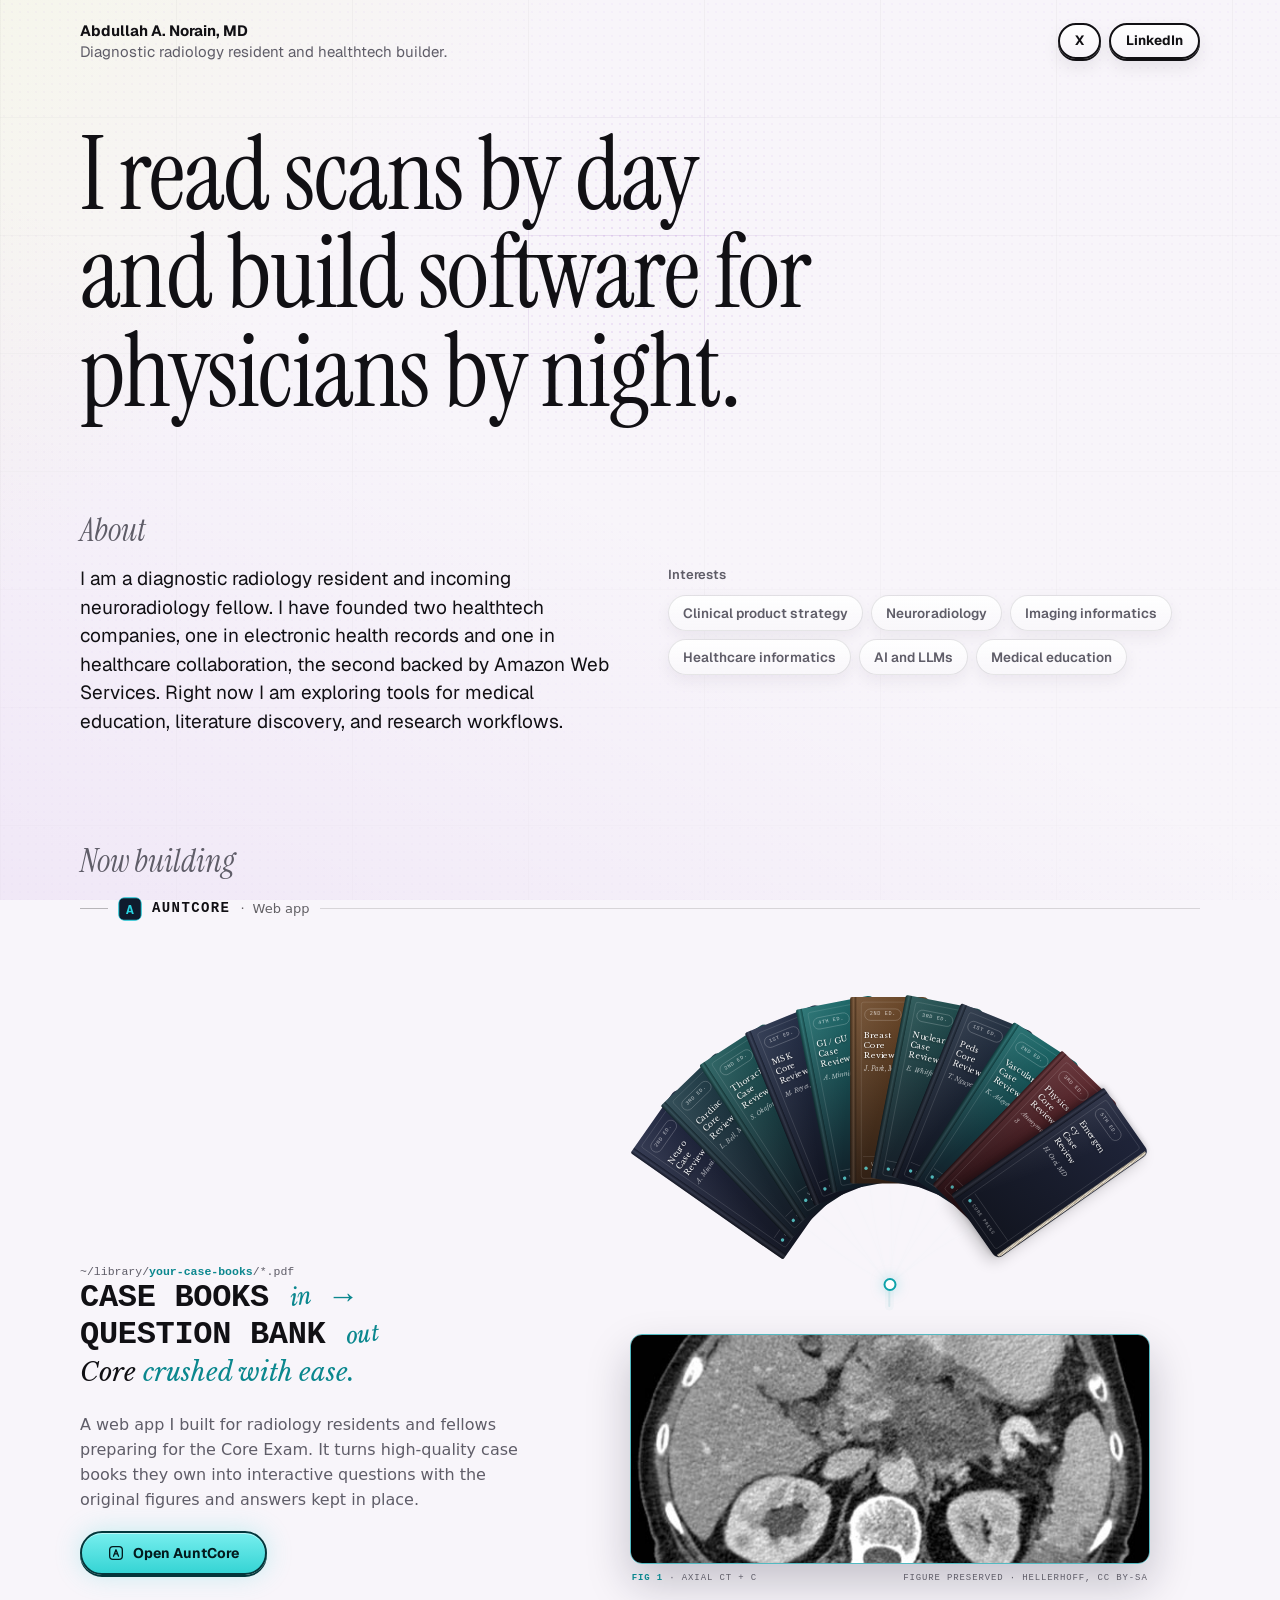
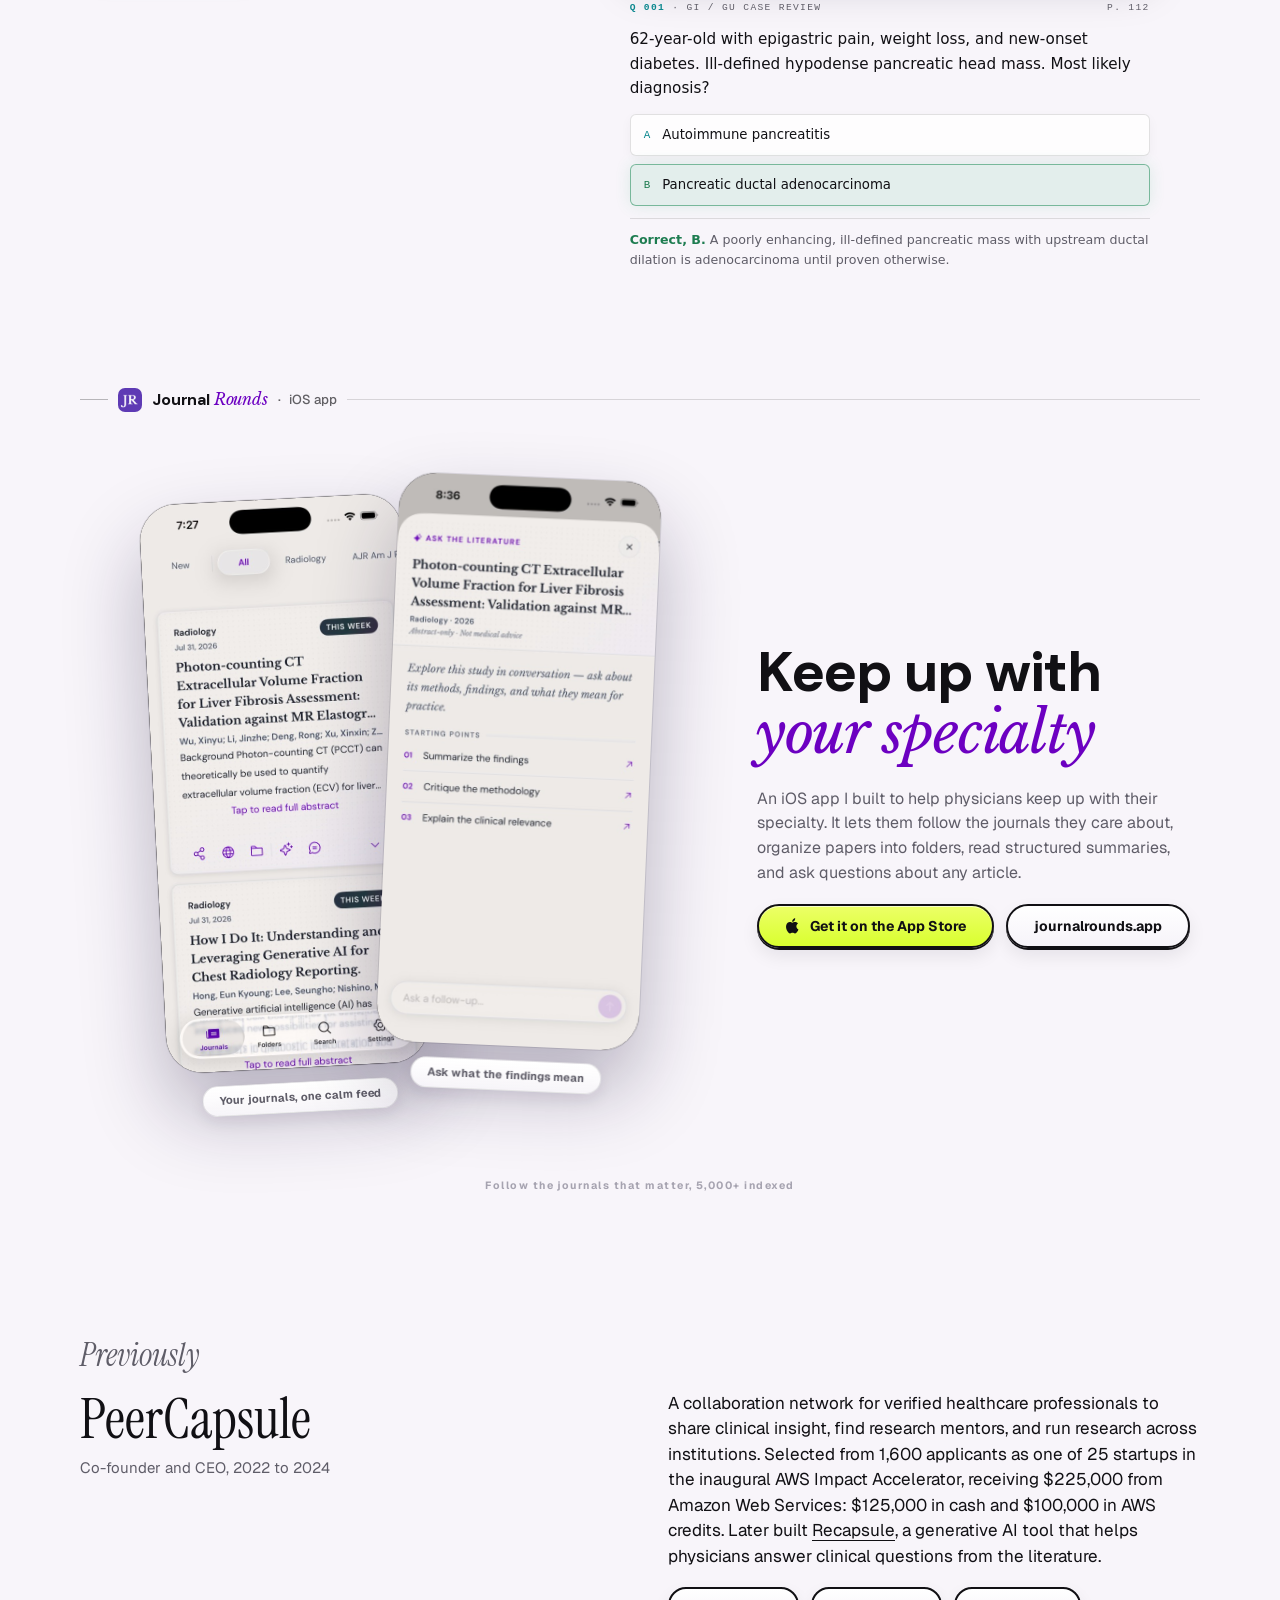
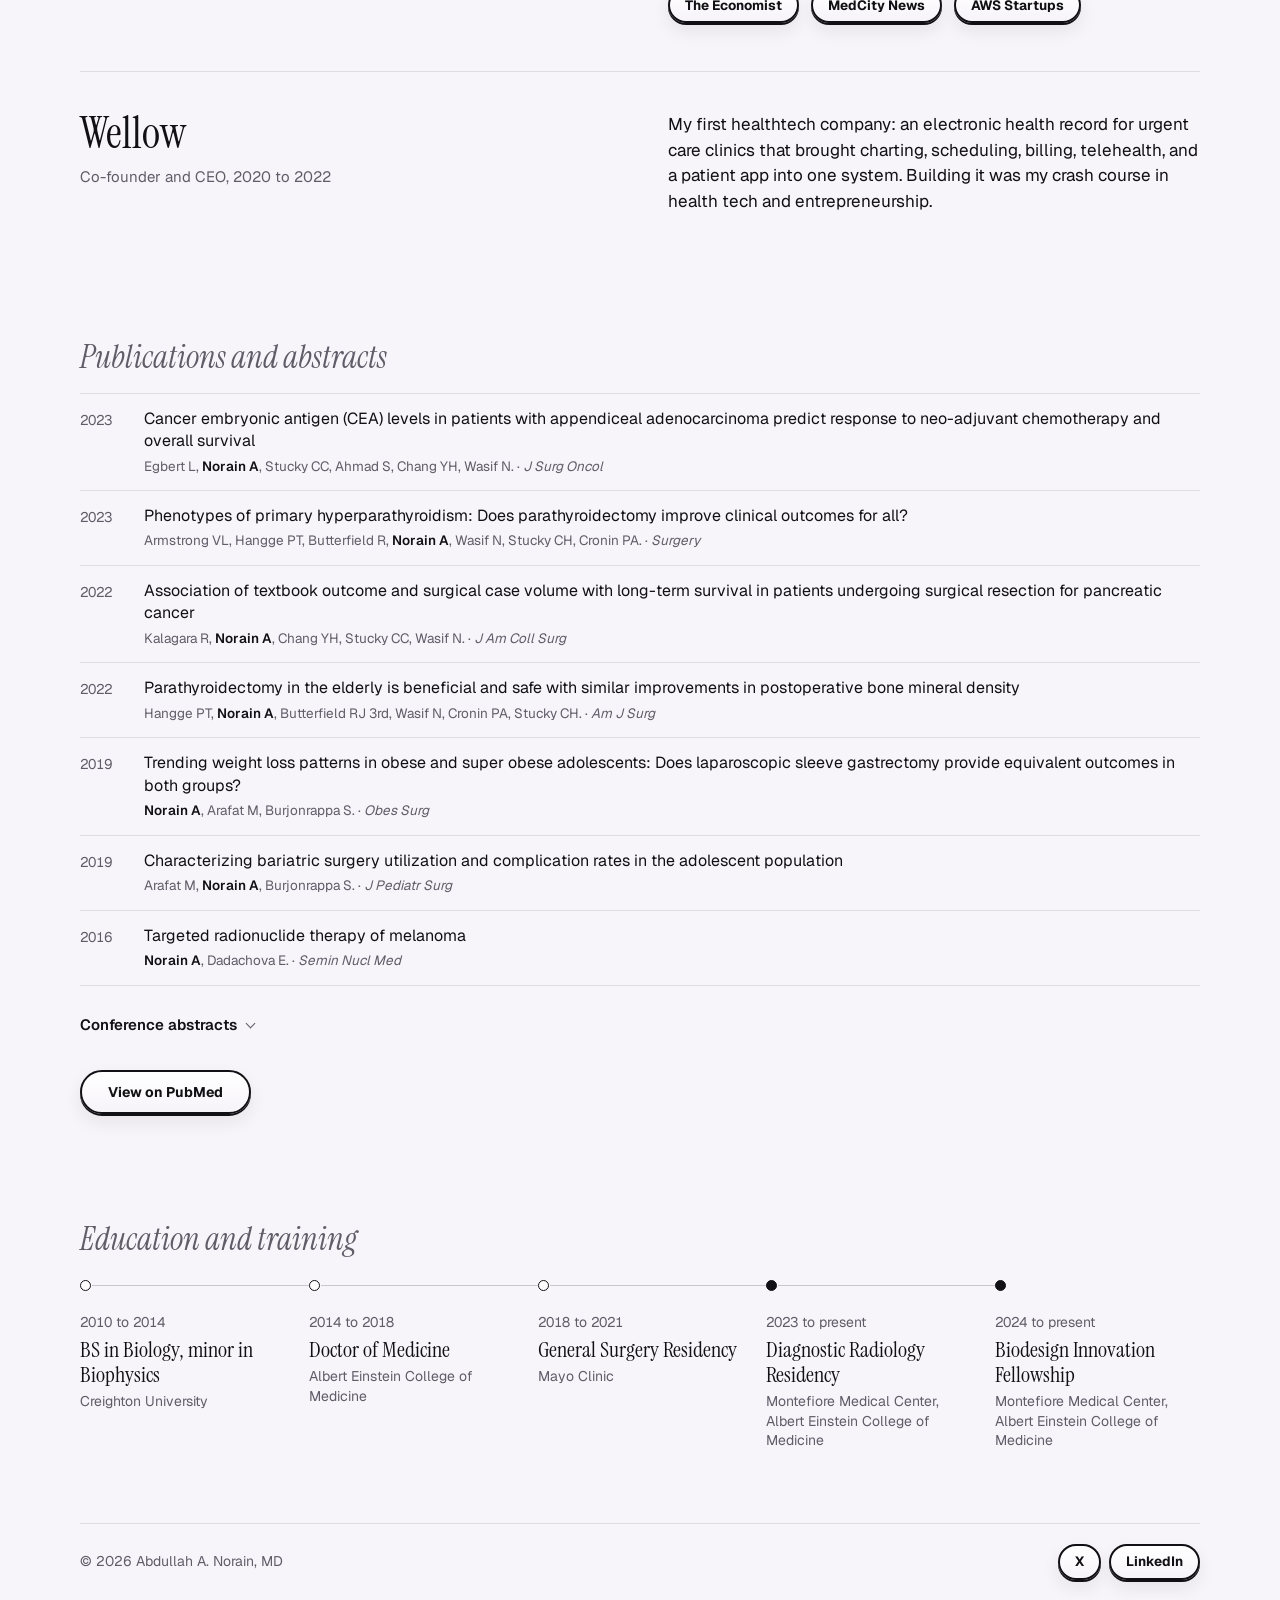
<file: index.html>
<!doctype html>
<html lang="en">
<head>
<meta charset="utf-8">
<meta name="viewport" content="width=device-width, initial-scale=1">
<title>Abdullah A. Norain, MD — Diagnostic radiology resident and healthtech builder</title>
<meta name="description" content="Diagnostic radiology resident at Montefiore and Albert Einstein College of Medicine who builds software for physicians, including AuntCore and Journal Rounds.">
<meta name="author" content="Abdullah A. Norain, MD">
<meta name="robots" content="index, follow, max-image-preview:large">
<meta name="color-scheme" content="light">
<meta name="theme-color" content="#f8f5fa">

<link rel="canonical" href="https://abdullahnorain.github.io/">
<link rel="me" href="https://x.com/AbdullahNorain">
<link rel="me" href="https://www.linkedin.com/in/abdullahnorain/">
<meta property="og:type" content="profile">
<meta property="og:url" content="https://abdullahnorain.github.io/">
<meta property="og:site_name" content="Abdullah A. Norain, MD">
<meta property="og:locale" content="en_US">
<meta property="og:title" content="Abdullah A. Norain, MD">
<meta property="og:description" content="Diagnostic radiology resident and healthtech builder. Now building AuntCore and Journal Rounds.">
<meta property="og:image" content="https://abdullahnorain.github.io/assets/og-image.jpg?v=2">
<meta property="og:image:secure_url" content="https://abdullahnorain.github.io/assets/og-image.jpg?v=2">
<meta property="og:image:type" content="image/jpeg">
<meta property="og:image:width" content="1200">
<meta property="og:image:height" content="630">
<meta property="og:image:alt" content="Abdullah A. Norain, MD. &quot;I read scans by day and build software for physicians by night.&quot; Now building AuntCore and Journal Rounds.">
<meta property="profile:first_name" content="Abdullah">
<meta property="profile:last_name" content="Norain">
<meta name="twitter:card" content="summary_large_image">
<meta name="twitter:site" content="@AbdullahNorain">
<meta name="twitter:creator" content="@AbdullahNorain">
<meta name="twitter:title" content="Abdullah A. Norain, MD">
<meta name="twitter:description" content="Diagnostic radiology resident and healthtech builder. Now building AuntCore and Journal Rounds.">
<meta name="twitter:image" content="https://abdullahnorain.github.io/assets/og-image.jpg?v=2">
<meta name="twitter:image:alt" content="Abdullah A. Norain, MD. &quot;I read scans by day and build software for physicians by night.&quot; Now building AuntCore and Journal Rounds.">
<script type="application/ld+json">
{
 "@context": "https://schema.org",
 "@type": "Person",
 "name": "Abdullah A. Norain",
 "honorificSuffix": "MD",
 "url": "https://abdullahnorain.github.io/",
 "image": "https://abdullahnorain.github.io/assets/og-image.jpg?v=2",
 "jobTitle": "Diagnostic Radiology Resident",
 "description": "Diagnostic radiology resident and incoming neuroradiology fellow who builds software for physicians.",
 "affiliation": {
  "@type": "Organization",
  "name": "Montefiore Medical Center"
 },
 "alumniOf": [
  {
   "@type": "CollegeOrUniversity",
   "name": "Albert Einstein College of Medicine"
  },
  {
   "@type": "CollegeOrUniversity",
   "name": "Creighton University"
  }
 ],
 "knowsAbout": [
  "Neuroradiology",
  "Imaging informatics",
  "Healthcare informatics",
  "Clinical product strategy",
  "Artificial intelligence in medicine",
  "Medical education"
 ],
 "sameAs": [
  "https://x.com/AbdullahNorain",
  "https://www.linkedin.com/in/abdullahnorain/"
 ],
 "founder": [
  {
   "@type": "SoftwareApplication",
   "name": "AuntCore",
   "url": "https://auntcore.com",
   "applicationCategory": "EducationalApplication",
   "operatingSystem": "Web"
  },
  {
   "@type": "SoftwareApplication",
   "name": "Journal Rounds",
   "url": "https://journalrounds.app",
   "applicationCategory": "MedicalApplication",
   "operatingSystem": "iOS"
  }
 ]
}
</script>

<link rel="icon" href="assets/favicon.svg" type="image/svg+xml">
<link rel="icon" href="assets/favicon-32.png" type="image/png" sizes="32x32">
<link rel="apple-touch-icon" href="assets/apple-touch-icon.png">
<link rel="preconnect" href="https://fonts.googleapis.com">
<link rel="preconnect" href="https://fonts.gstatic.com" crossorigin>
<link href="https://fonts.googleapis.com/css2?family=Instrument+Serif:ital@0;1&family=Geist:wght@400;500;600;700&display=swap" rel="stylesheet">
<link rel="stylesheet" href="style.css?v=202609231316">
<link rel="stylesheet" href="assets/products.css?v=202609231316">
</head>
<body class="layout-flat">
<div class="page-grid" aria-hidden="true"></div>
<a class="skip" href="#building">Skip to what I am building</a>
<div class="wrap">
  <header class="top">
    <div class="who"><h1 class="who-name"><span data-cv="name">Abdullah A. Norain</span>, MD</h1><p class="who-tag" data-cv="headline">Diagnostic radiology resident and healthtech builder.</p></div>
    <nav class="links" aria-label="Contact">
      <a class="btn btn--sm" href="https://x.com/AbdullahNorain" data-cv-href="x">X</a>
      <a class="btn btn--sm" href="https://www.linkedin.com/in/abdullahnorain/" data-cv-href="linkedin">LinkedIn</a>
    </nav>
  </header>
<main>
  <div class="hero"><p class="statement">I read scans by day and build software for physicians by night.</p></div>
  <section aria-labelledby="about-h">
    <h2 id="about-h" class="label">About</h2>
    <div class="about">
      <p class="bio" data-cv="bio">I am a diagnostic radiology resident and incoming neuroradiology fellow. I have founded two healthtech companies, one in electronic health records and one in healthcare collaboration, the second backed by Amazon Web Services. Right now I am exploring tools for medical education, literature discovery, and research workflows.</p>
      <div><p class="focus-label">Interests</p><ul class="chips" data-cv="interests"><li class="chip">Clinical product strategy</li><li class="chip">Neuroradiology</li><li class="chip">Imaging informatics</li><li class="chip">Healthcare informatics</li><li class="chip">AI and LLMs</li><li class="chip">Medical education</li></ul></div>
    </div>
  </section>
  <section class="work" id="building" aria-labelledby="building-h">
    <h2 id="building-h" class="label">Now building</h2>
    <article aria-labelledby="ac-h">
    <div class="ac-world ac-flat flat-row flat-ac">
      <div class="card-head">
        <svg class="mark" viewBox="0 0 48 48" width="34" height="34" aria-hidden="true"><rect x="1.5" y="1.5" width="45" height="45" rx="10" fill="#0f1b2d" stroke="#29d3e0" stroke-width="2"/><text x="24" y="33" text-anchor="middle" font-family="ui-monospace, SFMono-Regular, Menlo, monospace" font-weight="700" font-size="26" fill="#29d3e0">A</text></svg>
        <h3 class="card-name" id="ac-h">AUNTCORE</h3>
        <p class="card-kind">Web app</p>
      </div>
      <div class="ac-intro">
        <p class="ac-path">~/library/<b>your-case-books</b>/*.pdf</p>
        <p class="ac-headline"><span class="nw">CASE BOOKS <em class="ac-inout">in</em> <span class="ac-arrow" aria-hidden="true">→</span></span> <span class="nw">QUESTION BANK <em class="ac-inout">out</em></span></p>
        <p class="ac-tagline">Core <em>crushed with ease.</em></p>
      </div>
      <div class="ac-stage" data-ac-stage>
        <div class="ac-fan-zone" data-ac-fan data-max-scale="0.72"></div>
        <div class="ac-q ac-q--compact" data-ac-q aria-label="Sample questions generated from the books"></div>
      </div>
      <div class="card-foot">
        <p class="card-desc">A web app I built for radiology residents and fellows preparing for the Core Exam. It turns high-quality case books they own into interactive questions with the original figures and answers kept in place.</p>
        <div class="btns"><a class="btn btn--lg btn--cyan" href="https://auntcore.com"><svg viewBox="0 0 24 24" aria-hidden="true"><rect x="2.5" y="2.5" width="19" height="19" rx="5" fill="none" stroke="currentColor" stroke-width="2"/><path d="M8.2 16.8 12 7.2l3.8 9.6M9.7 13.3h4.6" fill="none" stroke="currentColor" stroke-width="2" stroke-linecap="round" stroke-linejoin="round"/></svg>Open AuntCore</a></div>
      </div>
    </div>
    </article>
    <article aria-labelledby="jr-h">
    <div class="jr-world jr-flat flat-row flat-jr">
      <div class="card-head">
        <img src="assets/jr-logo.png" alt="" width="34" height="34">
        <h3 class="card-name" id="jr-h">Journal <i>Rounds</i></h3>
        <p class="card-kind">iOS app</p>
      </div>
      <div class="jr-intro">
        <p class="jr-headline">Keep up with <span class="jr-sp">your specialty</span></p>
      </div>
      <div class="jr-phones">
        <figure class="jr-cap l"><div class="jr-shot"><img src="assets/jr-native-feed.jpg" width="560" height="1217" alt="The Journal Rounds feed: radiology papers from this week with journal filters" loading="lazy"></div><figcaption class="jr-pill">Your journals, one calm feed</figcaption></figure>
        <figure class="jr-cap r"><div class="jr-shot"><img src="assets/jr-native-chat.jpg" width="560" height="1217" alt="Ask the Literature: a conversation sheet about a paper with suggested questions" loading="lazy"></div><figcaption class="jr-pill">Ask what the findings mean</figcaption></figure>
      </div>
      <div class="jr-strip">
        <p class="jr-strip-cap">Follow the journals that matter, 5,000+ indexed</p>
        <div class="jr-carousel" aria-hidden="true"><div class="jr-track"><span class="wm caps">NEJM</span><span class="wm serif">JAMA</span><span class="wm ital">The Lancet</span><span class="wm lite">BMJ</span><span class="wm serif">Annals of Internal Medicine</span><span class="wm caps">JACC</span><span class="wm serif">Circulation</span><span class="wm lite">Nature Medicine</span><span class="wm serif">Pediatrics</span><span class="wm ital">Obstetrics &amp; Gynecology</span><span class="wm serif">Chest</span><span class="wm lite">Gastroenterology</span><span class="wm serif">Neurology</span><span class="wm caps">Radiology</span><span class="wm caps">NEJM</span><span class="wm serif">JAMA</span><span class="wm ital">The Lancet</span><span class="wm lite">BMJ</span><span class="wm serif">Annals of Internal Medicine</span><span class="wm caps">JACC</span><span class="wm serif">Circulation</span><span class="wm lite">Nature Medicine</span><span class="wm serif">Pediatrics</span><span class="wm ital">Obstetrics &amp; Gynecology</span><span class="wm serif">Chest</span><span class="wm lite">Gastroenterology</span><span class="wm serif">Neurology</span><span class="wm caps">Radiology</span></div></div>
      </div>
      <div class="card-foot">
        <p class="card-desc">An iOS app I built to help physicians keep up with their specialty. It lets them follow the journals they care about, organize papers into folders, read structured summaries, and ask questions about any article.</p>
        <div class="btns"><a class="btn btn--lg btn--acid" href="https://apps.apple.com/us/app/journal-rounds/id6754205135"><svg viewBox="0 0 24 24" aria-hidden="true"><path d="M17.05 12.54c-.03-2.89 2.36-4.28 2.47-4.35-1.35-1.97-3.44-2.24-4.18-2.27-1.78-.18-3.47 1.05-4.37 1.05-.9 0-2.29-1.02-3.77-1-1.94.03-3.72 1.13-4.72 2.86-2.01 3.49-.51 8.66 1.45 11.49.96 1.39 2.1 2.94 3.6 2.88 1.45-.06 1.99-.93 3.74-.93 1.75 0 2.24.93 3.77.9 1.56-.03 2.55-1.41 3.5-2.8 1.1-1.61 1.55-3.17 1.58-3.25-.04-.02-3.03-1.16-3.07-4.58zM14.16 4.1c.8-.97 1.34-2.32 1.19-3.66-1.15.05-2.55.77-3.38 1.74-.74.86-1.39 2.23-1.22 3.55 1.29.1 2.6-.65 3.41-1.63z"/></svg>Get it on the App Store</a><a class="btn btn--lg" href="https://journalrounds.app">journalrounds.app</a></div>
      </div>
    </div>
    </article>
  </section>
  <section aria-labelledby="prev-h">
    <h2 id="prev-h" class="label">Previously</h2>
    <div class="prev-grid">
      <div><h3 class="pc-name">PeerCapsule</h3><p class="pc-role">Co-founder and CEO, 2022 to 2024</p></div>
      <div>
        <p class="pc-body">A collaboration network for verified healthcare professionals to share clinical insight, find research mentors, and run research across institutions. Selected from 1,600 applicants as one of 25 startups in the inaugural AWS Impact Accelerator, receiving $225,000 from Amazon Web Services: $125,000 in cash and $100,000 in AWS credits. Later built <a href="https://recapsule.peercapsule.com/">Recapsule</a>, a generative AI tool that helps physicians answer clinical questions from the literature.</p>
        <div class="btns" role="list" aria-label="Press about PeerCapsule">
          <a role="listitem" class="btn btn--sm" href="https://www.economist.com/business/2022/08/29/the-cloud-computing-giants-are-vying-to-protect-fat-profits">The Economist<span class="vh">: The cloud-computing giants are vying to protect fat profits, August 2022</span></a>
          <a role="listitem" class="btn btn--sm" href="https://medcitynews.com/2022/06/heres-how-peercapsule-is-building-a-collaboration-platform-to-jumpstart-medical-research/">MedCity News<span class="vh">: How PeerCapsule is building a collaboration platform to jumpstart medical research, June 2022</span></a>
          <a role="listitem" class="btn btn--sm" href="https://aws.amazon.com/aws-startups/learn/aws-announces-25-startups-selected-for-inaugural-aws-impact-accelerator-for-black-founders/">AWS Startups<span class="vh">: 25 startups selected for the inaugural AWS Impact Accelerator</span></a>
        </div>
      </div>
    </div>
    <div class="prev-grid prev-grid--next">
      <div><h3 class="pc-name">Wellow</h3><p class="pc-role">Co-founder and CEO, 2020 to 2022</p></div>
      <div><p class="pc-body">My first healthtech company: an electronic health record for urgent care clinics that brought charting, scheduling, billing, telehealth, and a patient app into one system. Building it was my crash course in health tech and entrepreneurship.</p></div>
    </div>
  </section>
  <section class="pubs" aria-labelledby="pubs-h">
    <h2 id="pubs-h" class="label">Publications and abstracts</h2>
    <div class="pubs-grid">
      <div class="pubs-lists">
        <ol class="pub-list"><li class="pub"><span class="pub-y">2023</span><div><a class="pub-t" href="https://pubmed.ncbi.nlm.nih.gov/36519637/">Cancer embryonic antigen (CEA) levels in patients with appendiceal adenocarcinoma predict response to neo-adjuvant chemotherapy and overall survival</a><p class="pub-m">Egbert L, <b>Norain A</b>, Stucky CC, Ahmad S, Chang YH, Wasif N. &middot; <i>J Surg Oncol</i></p></div></li><li class="pub"><span class="pub-y">2023</span><div><a class="pub-t" href="https://pubmed.ncbi.nlm.nih.gov/36244815/">Phenotypes of primary hyperparathyroidism: Does parathyroidectomy improve clinical outcomes for all?</a><p class="pub-m">Armstrong VL, Hangge PT, Butterfield R, <b>Norain A</b>, Wasif N, Stucky CH, Cronin PA. &middot; <i>Surgery</i></p></div></li><li class="pub"><span class="pub-y">2022</span><div><a class="pub-t" href="https://pubmed.ncbi.nlm.nih.gov/36102533/">Association of textbook outcome and surgical case volume with long-term survival in patients undergoing surgical resection for pancreatic cancer</a><p class="pub-m">Kalagara R, <b>Norain A</b>, Chang YH, Stucky CC, Wasif N. &middot; <i>J Am Coll Surg</i></p></div></li><li class="pub"><span class="pub-y">2022</span><div><a class="pub-t" href="https://pubmed.ncbi.nlm.nih.gov/35534296/">Parathyroidectomy in the elderly is beneficial and safe with similar improvements in postoperative bone mineral density</a><p class="pub-m">Hangge PT, <b>Norain A</b>, Butterfield RJ 3rd, Wasif N, Cronin PA, Stucky CH. &middot; <i>Am J Surg</i></p></div></li><li class="pub"><span class="pub-y">2019</span><div><a class="pub-t" href="https://pubmed.ncbi.nlm.nih.gov/31044352/">Trending weight loss patterns in obese and super obese adolescents: Does laparoscopic sleeve gastrectomy provide equivalent outcomes in both groups?</a><p class="pub-m"><b>Norain A</b>, Arafat M, Burjonrappa S. &middot; <i>Obes Surg</i></p></div></li><li class="pub"><span class="pub-y">2019</span><div><a class="pub-t" href="https://pubmed.ncbi.nlm.nih.gov/30522799/">Characterizing bariatric surgery utilization and complication rates in the adolescent population</a><p class="pub-m">Arafat M, <b>Norain A</b>, Burjonrappa S. &middot; <i>J Pediatr Surg</i></p></div></li><li class="pub"><span class="pub-y">2016</span><div><a class="pub-t" href="https://pubmed.ncbi.nlm.nih.gov/27067506/">Targeted radionuclide therapy of melanoma</a><p class="pub-m"><b>Norain A</b>, Dadachova E. &middot; <i>Semin Nucl Med</i></p></div></li></ol>
        <details class="abstracts"><summary>Conference abstracts</summary><ol class="pub-list"><li class="pub"><span class="pub-y">2021</span><div><p class="pub-t">The association between surgical case volume and a textbook outcome with survival following pancreatic cancer surgery</p><p class="pub-m"><b>Norain A</b>, Egbert L, Chang Y, Stucky C, Cronin P, Ahmad S, Wasif N. &middot; <i>Society of Surgical Oncology Annual Meeting</i></p></div></li><li class="pub"><span class="pub-y">2021</span><div><p class="pub-t">Do phenotypes of primary hyperparathyroidism present differently?</p><p class="pub-m"><b>Norain A</b>, Hangge P, Butterfield R, Wasif N, Stucky C, Cronin P. &middot; <i>American Association of Endocrine Surgeons Annual Meeting</i></p></div></li><li class="pub"><span class="pub-y">2021</span><div><p class="pub-t">The effect of phenotype on the accuracy of preoperative imaging in primary hyperparathyroidism</p><p class="pub-m"><b>Norain A</b>, Hangge P, Butterfield R, Wasif N, Stucky C, Cronin P. &middot; <i>American Association of Endocrine Surgeons Annual Meeting</i></p></div></li><li class="pub"><span class="pub-y">2021</span><div><p class="pub-t">Brittle bones but tough as nails: Parathyroidectomy in the elderly population is beneficial and safe</p><p class="pub-m">Hangge P, <b>Norain A</b>, Butterfield R, Wasif N, Stucky C, Cronin P. &middot; <i>Southwestern Surgical Congress</i></p></div></li><li class="pub"><span class="pub-y">2021</span><div><p class="pub-t">Preoperative elevation of CEA is associated with worse overall survival in patients with appendiceal adenocarcinoma</p><p class="pub-m"><b>Norain A</b>, Egbert L, Kalagara S, Chang Y, Stucky C, Cronin P, Ahmad S, Wasif N. &middot; <i>Southwestern Surgical Congress</i></p></div></li><li class="pub"><span class="pub-y">2018</span><div><p class="pub-t">30-day outcomes after bariatric surgery in 2,862 adolescents: An 11-year NSQIP database analysis</p><p class="pub-m">Arafat M, <b>Norain A</b>, Burjonrappa S. &middot; <i>British Association of Paediatric Surgeons Congress</i></p></div></li><li class="pub"><span class="pub-y">2018</span><div><p class="pub-t">Weight-loss patterns in obese and super-obese adolescents after bariatric surgery</p><p class="pub-m"><b>Norain A</b>, Arafat M, Burjonrappa S. &middot; <i>British Association of Paediatric Surgeons Congress</i></p></div></li></ol></details>
        <div class="btns pubs-btns"><a class="btn btn--lg" href="https://pubmed.ncbi.nlm.nih.gov/?term=Abdullah+Norain&sort=date">View on PubMed</a></div>
      </div>
    </div>
  </section>
  <section class="education" aria-labelledby="edu-h">
    <h2 id="edu-h" class="label">Education and training</h2>
    <ol class="path"><li class="step"><span class="step-dot" aria-hidden="true"></span><span class="edu-y">2010 to 2014</span><p class="edu-t">BS in Biology, minor in Biophysics</p><p class="edu-m">Creighton University</p></li><li class="step"><span class="step-dot" aria-hidden="true"></span><span class="edu-y">2014 to 2018</span><p class="edu-t">Doctor of Medicine</p><p class="edu-m">Albert Einstein College of Medicine</p></li><li class="step"><span class="step-dot" aria-hidden="true"></span><span class="edu-y">2018 to 2021</span><p class="edu-t">General Surgery Residency</p><p class="edu-m">Mayo Clinic</p></li><li class="step step--now"><span class="step-dot" aria-hidden="true"></span><span class="edu-y">2023 to present</span><p class="edu-t">Diagnostic Radiology Residency</p><p class="edu-m">Montefiore Medical Center, Albert Einstein College of Medicine</p></li><li class="step step--now"><span class="step-dot" aria-hidden="true"></span><span class="edu-y">2024 to present</span><p class="edu-t">Biodesign Innovation Fellowship</p><p class="edu-m">Montefiore Medical Center, Albert Einstein College of Medicine</p></li></ol>
  </section>
</main>
  <footer class="foot">
    <p>© <span data-year>2026</span> <span data-cv="name">Abdullah A. Norain</span>, MD</p>
    <nav class="links" aria-label="Contact, repeated">
      <a class="btn btn--sm" href="https://x.com/AbdullahNorain" data-cv-href="x">X</a>
      <a class="btn btn--sm" href="https://www.linkedin.com/in/abdullahnorain/" data-cv-href="linkedin">LinkedIn</a>
    </nav>
  </footer>
</div>
<script src="assets/cv-data.js?v=202609231316"></script>
<script src="assets/products.js?v=202609231316"></script>
<script>
(function () {
  var CV = window.CV;
  function each(sel, fn) { Array.prototype.forEach.call(document.querySelectorAll(sel), fn); }
  if (CV) {
    each('[data-cv="name"]', function (el) { el.textContent = CV.name; });
    each('[data-cv="headline"]', function (el) { el.textContent = CV.headline; });
    each('[data-cv="bio"]', function (el) { el.textContent = CV.bio || CV.impression; });
    each('[data-cv-href="x"]', function (a) { if (CV.x) a.href = CV.x; });
    each('[data-cv-href="linkedin"]', function (a) { a.href = CV.linkedin; });
    if (CV.interests) each('[data-cv="interests"]', function (ul) {
      ul.textContent = '';
      CV.interests.forEach(function (t) { var li = document.createElement('li'); li.className = 'chip'; li.textContent = t; ul.appendChild(li); });
    });
  }
  each('[data-year]', function (el) { el.textContent = new Date().getFullYear(); });
  /* Smooth open and close for the conference abstracts */
  var calm = window.matchMedia && window.matchMedia('(prefers-reduced-motion: reduce)').matches;
  each('details.abstracts', function (d) {
    var sum = d.querySelector('summary'), anim = null;
    sum.addEventListener('click', function (e) {
      if (calm || !d.animate) return;
      e.preventDefault();
      if (anim) anim.cancel();
      var start = d.offsetHeight, closing = d.open;
      if (!closing) d.open = true;
      var end = closing ? sum.offsetHeight : d.scrollHeight;
      d.classList.toggle('is-closing', closing);
      d.style.overflow = 'hidden';
      anim = d.animate([{ height: start + 'px' }, { height: end + 'px' }], { duration: closing ? 320 : 460, easing: 'cubic-bezier(.16, 1, .3, 1)' });
      var list = d.querySelector('.pub-list');
      if (!closing) list.animate([{ opacity: 0, transform: 'translateY(-6px)' }, { opacity: 1, transform: 'none' }], { duration: 420, easing: 'ease-out' });
      anim.onfinish = function () { if (closing) d.open = false; d.classList.remove('is-closing'); d.style.overflow = ''; anim = null; };
    });
  });
  var root = document.documentElement;
  window.addEventListener('pointermove', function (e) { root.style.setProperty('--mx', e.clientX + 'px'); root.style.setProperty('--my', e.clientY + 'px'); }, { passive: true });
})();
</script>
</body>
</html>
</file>
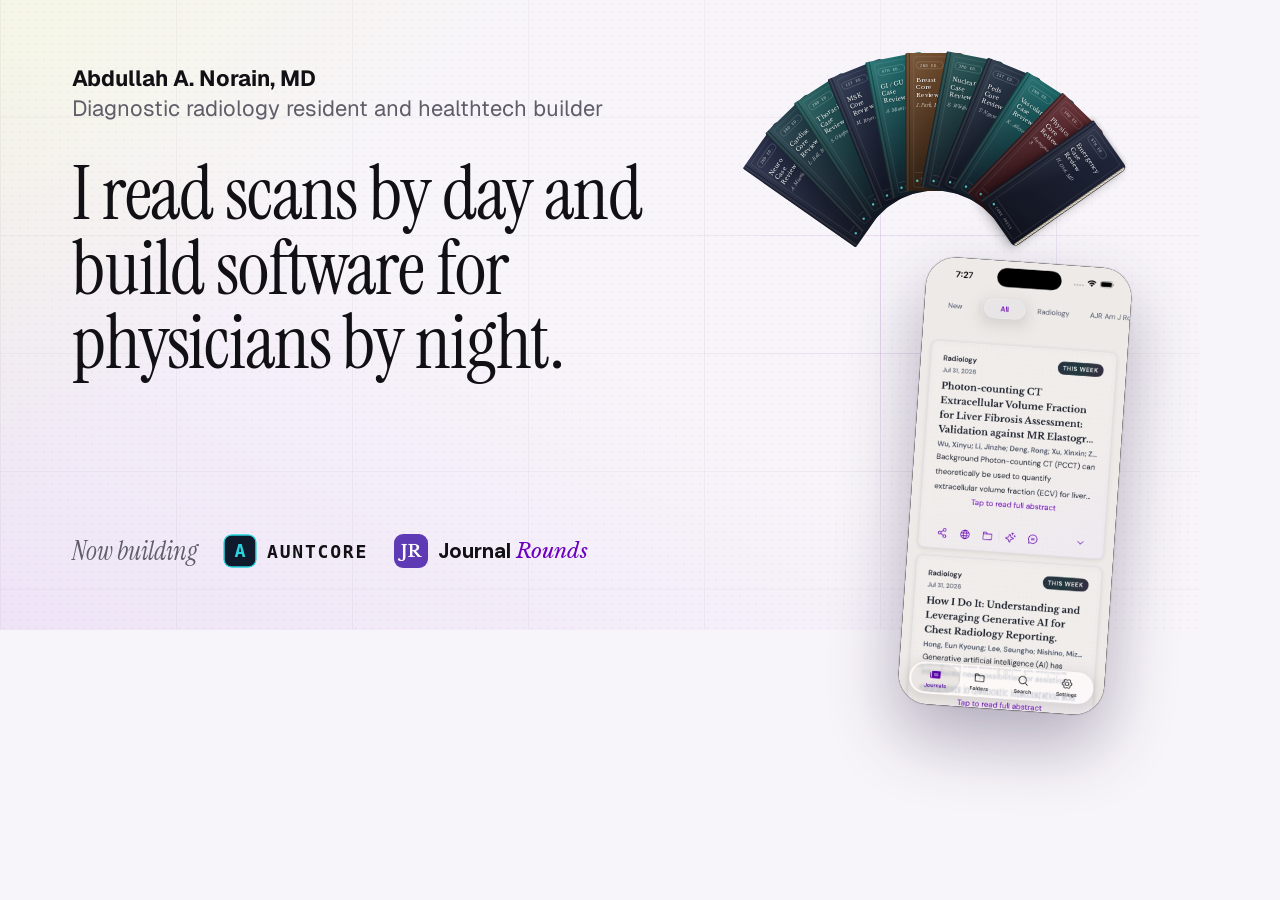
<file: assets/og-source.html>
<!doctype html>
<!-- Source for assets/og-image.jpg (1200x630). Regenerate from the project root with:
     "/Applications/Google Chrome.app/Contents/MacOS/Google Chrome" --headless=new --disable-gpu --hide-scrollbars \
       --force-prefers-reduced-motion --virtual-time-budget=6000 --window-size=1200,630 \
       --screenshot="$PWD/assets/og.png" "file://$PWD/assets/og-source.html"
     then: sips -s format jpeg -s formatOptions 88 assets/og.png --out assets/og-image.jpg && rm assets/og.png -->
<html lang="en">
<head>
<meta charset="utf-8">
<title>Share image source</title>
<link href="https://fonts.googleapis.com/css2?family=Instrument+Serif:ital@0;1&family=Geist:wght@400;500;600;700&display=swap" rel="stylesheet">
<link rel="stylesheet" href="products.css">
<style>
  html, body { margin: 0; }
  body { width: 1200px; height: 630px; overflow: hidden; position: relative; background: #f8f5fa; color: #111014; font-family: "Geist", system-ui, sans-serif; -webkit-font-smoothing: antialiased; }
  .grid { position: absolute; inset: 0; background: linear-gradient(135deg, rgba(217,255,47,.10), transparent 30%), linear-gradient(28deg, rgba(108,0,193,.07), transparent 48%); }
  .grid::before { content: ""; position: absolute; inset: 0; opacity: .8;
    background: radial-gradient(circle at 4px 4px, rgba(108,0,193,.05) 1px, transparent 1.35px), linear-gradient(90deg, rgba(17,16,20,.05) 1px, transparent 1px), linear-gradient(0deg, rgba(17,16,20,.04) 1px, transparent 1px);
    background-size: 8px 8px, 176px 118px, 176px 118px; }
  .grid::after { content: ""; position: absolute; inset: 0;
    background: linear-gradient(90deg, rgba(108,0,193,.16) 1px, transparent 1px), linear-gradient(0deg, rgba(108,0,193,.12) 1px, transparent 1px); background-size: 176px 118px;
    -webkit-mask-image: radial-gradient(360px circle at 900px 300px, rgba(0,0,0,.7), transparent 70%); mask-image: radial-gradient(360px circle at 900px 300px, rgba(0,0,0,.7), transparent 70%); }
  .text { position: absolute; left: 72px; top: 64px; width: 600px; }
  .who { margin: 0; font-size: 22px; line-height: 1.35; }
  .who b { font-weight: 700; }
  .who span { display: block; color: #5f5d68; }
  h1 { margin: 34px 0 0; font-family: "Instrument Serif", Georgia, serif; font-weight: 400; font-size: 76px; line-height: .98; letter-spacing: -0.015em; }
  .building { position: absolute; left: 72px; bottom: 62px; display: flex; align-items: center; gap: 26px; font-size: 20px; }
  .building .lbl { font-family: "Instrument Serif", Georgia, serif; font-style: italic; font-size: 26px; color: #5f5d68; }
  .prod { display: flex; align-items: center; gap: 10px; font-weight: 700; }
  .prod svg, .prod img { width: 34px; height: 34px; border-radius: 9px; display: block; }
  .prod--ac span { font-family: ui-monospace, "SF Mono", Menlo, monospace; letter-spacing: .1em; font-size: 18px; }
  .prod--jr span { font-family: "DM Sans", "Geist", sans-serif; font-size: 21px; }
  .prod--jr i { font-family: "Libre Baskerville", Georgia, serif; color: #6c00c1; font-weight: 400; }
  .fan { position: absolute; left: 700px; top: 26px; width: 470px; }
  .fan .ac-fan-zone { cursor: default; }
  .fan .ac-fan-rivet { display: none; }
  .phone { position: absolute; left: 912px; top: 262px; width: 206px; transform: rotate(4deg); border-radius: 30px; overflow: hidden; line-height: 0; background: #141216; box-shadow: 0 30px 70px rgba(28,16,52,.32), 0 0 0 1px rgba(17,16,20,.1); }
  .phone img { width: 100%; display: block; }
</style>
</head>
<body>
<div class="grid"></div>
<div class="text">
  <p class="who"><b>Abdullah A. Norain, MD</b><span>Diagnostic radiology resident and healthtech builder</span></p>
  <h1>I read scans by day and build software for physicians by night.</h1>
</div>
<div class="fan ac-world ac-flat"><div class="ac-stage" data-ac-stage><div class="ac-fan-zone" data-ac-fan data-max-scale="0.5"></div></div></div>
<div class="phone"><img src="jr-native-feed.jpg" alt=""></div>
<div class="building">
  <span class="lbl">Now building</span>
  <span class="prod prod--ac"><svg viewBox="0 0 48 48" aria-hidden="true"><rect x="1.5" y="1.5" width="45" height="45" rx="10" fill="#0f1b2d" stroke="#29d3e0" stroke-width="2"/><text x="24" y="33" text-anchor="middle" font-family="ui-monospace, SFMono-Regular, Menlo, monospace" font-weight="700" font-size="26" fill="#29d3e0">A</text></svg><span>AUNTCORE</span></span>
  <span class="prod prod--jr"><img src="jr-logo.png" alt=""><span>Journal <i>Rounds</i></span></span>
</div>
<script src="products.js"></script>
</body>
</html>
</file>
<file: style.css>
/* Abdullah A. Norain, MD
   One paper surface, the Journal Rounds grid behind everything, one tactile button system.
   Product demos (AuntCore fan, Journal Rounds phones) are styled in assets/products.css. */

:root {
  color-scheme: light;
  --bg: #f8f5fa;
  --ink: #111014;
  --mute: #5f5d68;
  --hair: rgba(17, 16, 20, .1);
  --purple: #6c00c1;
  --acid: #d9ff2f;
  --edge: #111014;
  --serif: "Instrument Serif", Georgia, "Times New Roman", serif;
  --sans: "Geist", system-ui, -apple-system, "Segoe UI", Roboto, sans-serif;
  --ease-soft: cubic-bezier(.16, 1, .3, 1);
  --ease-spring: cubic-bezier(.18, 1.18, .32, 1);
  --gutter: 16px;
  --max: 1200px;
  --mx: 50vw; --my: 30vh;
}
@media (min-width: 900px) { :root { --gutter: 40px; } }

*, *::before, *::after { box-sizing: border-box; }
html { -webkit-text-size-adjust: 100%; }
body { margin: 0; min-height: 100vh; background: var(--bg); color: var(--ink); font: 17px/1.5 var(--sans); overflow-x: clip; overflow-wrap: anywhere; }
img, svg { display: block; max-width: 100%; }
a { color: inherit; }
:focus-visible { outline: 3px solid var(--purple); outline-offset: 3px; border-radius: 4px; }
.vh { position: absolute; width: 1px; height: 1px; overflow: hidden; clip: rect(0 0 0 0); clip-path: inset(50%); white-space: nowrap; }
.skip { position: absolute; left: var(--gutter); top: -100px; z-index: 50; padding: 10px 14px; background: var(--ink); color: #fff; border-radius: 999px; text-decoration: none; font-weight: 700; }
.skip:focus { top: 12px; }
.wrap { max-width: var(--max); margin-inline: auto; padding-inline: var(--gutter); }

/* ---------- One seamless page surface: the Journal Rounds grid, fixed behind everything ---------- */
.page-grid { position: fixed; inset: 0; z-index: -1; pointer-events: none;
  background: linear-gradient(135deg, rgba(217,255,47,.07), transparent 28%), linear-gradient(28deg, rgba(108,0,193,.055), transparent 46%), var(--bg); }
.page-grid::before, .page-grid::after { content: ""; position: absolute; inset: 0; }
.page-grid::before {
  background: radial-gradient(circle at 4px 4px, rgba(108,0,193,.045) 1px, transparent 1.35px), linear-gradient(90deg, rgba(17,16,20,.05) 1px, transparent 1px), linear-gradient(0deg, rgba(17,16,20,.04) 1px, transparent 1px);
  background-size: 8px 8px, 176px 118px, 176px 118px; opacity: .75;
  -webkit-mask-image: linear-gradient(180deg, rgba(0,0,0,.85), rgba(0,0,0,.35)); mask-image: linear-gradient(180deg, rgba(0,0,0,.85), rgba(0,0,0,.35)); }
.page-grid::after {
  background: radial-gradient(circle at 4px 4px, rgba(108,0,193,.09) 1px, transparent 1.35px), linear-gradient(90deg, rgba(108,0,193,.16) 1px, transparent 1px), linear-gradient(0deg, rgba(108,0,193,.12) 1px, transparent 1px);
  background-size: 8px 8px, 176px 118px, 176px 118px;
  -webkit-mask-image: radial-gradient(300px circle at var(--mx) var(--my), rgba(0,0,0,.9), rgba(0,0,0,.3) 44%, transparent 72%); mask-image: radial-gradient(300px circle at var(--mx) var(--my), rgba(0,0,0,.9), rgba(0,0,0,.3) 44%, transparent 72%); }

/* ---------- Buttons: the Journal Rounds tactile key, everywhere ---------- */
.btn { position: relative; isolation: isolate; overflow: hidden; display: inline-flex; align-items: center; justify-content: center; gap: 9px; white-space: nowrap;
  min-height: 46px; padding: 0 22px; border: 2px solid var(--edge); border-radius: 999px; color: var(--ink); font: 700 15px/1 var(--sans); text-decoration: none; cursor: pointer;
  background: linear-gradient(180deg, rgba(255,255,255,.96), rgba(246,243,249,.96));
  box-shadow: 0 2px 0 var(--edge), 0 8px 18px rgba(17,16,20,.08), inset 0 1px 0 rgba(255,255,255,.66);
  transition: background .26s var(--ease-soft), box-shadow .32s var(--ease-spring), transform .32s var(--ease-spring); }
.btn::before { content: ""; position: absolute; inset: 2px; z-index: -1; border-radius: inherit; opacity: 0; pointer-events: none;
  background: linear-gradient(110deg, transparent 0 28%, rgba(255,255,255,.6) 42%, transparent 56%); transform: translateX(-92%);
  transition: transform .48s var(--ease-spring), opacity .28s var(--ease-soft); }
.btn:hover { transform: translateY(-1px); box-shadow: 0 3px 0 var(--edge), 0 12px 24px rgba(17,16,20,.11), inset 0 1px 0 rgba(255,255,255,.72); }
.btn:hover::before { transform: translateX(46%); opacity: .6; }
.btn:active { transform: translateY(1px); box-shadow: 0 1px 0 var(--edge), 0 4px 12px rgba(17,16,20,.08), inset 0 1px 8px rgba(17,16,20,.1); }
.btn.btn:focus-visible { outline: none; box-shadow: 0 2px 0 var(--edge), 0 0 0 4px var(--ring, rgba(108,0,193,.35)); }
.btn svg { width: 16px; height: 16px; fill: currentColor; flex: none; }
.btn--sm { min-height: 36px; padding: 0 15px; font-size: 13.5px; }
.btn--lg { min-height: 44px; padding: 0 26px; font-size: 14px; }
.btn--acid { --ring: rgba(217,255,47,.55); background: linear-gradient(180deg, #ecff67, var(--acid)); }
.btn--acid:hover { background: linear-gradient(180deg, #f3ff8a, #dfff38); }
.btn--cyan { --edge: #04363b; --ring: hsl(180 65% 54% / .45); color: #031a1d;
  background: linear-gradient(180deg, hsl(180 78% 70%), hsl(180 65% 52%));
  box-shadow: 0 2px 0 var(--edge), 0 0 26px hsl(180 65% 54% / .28), inset 0 1px 0 rgba(255,255,255,.5); }
.btn--cyan:hover { background: linear-gradient(180deg, hsl(180 85% 78%), hsl(180 70% 58%)); box-shadow: 0 3px 0 var(--edge), 0 0 34px hsl(180 65% 54% / .4), inset 0 1px 0 rgba(255,255,255,.6); }
.btn--cyan:active { box-shadow: 0 1px 0 var(--edge), 0 0 18px hsl(180 65% 54% / .25), inset 0 1px 8px rgba(0,0,0,.18); }
.btns { display: flex; flex-wrap: wrap; align-items: center; gap: 12px; }

/* Static labels are soft pills, never keys */
.chips { display: flex; flex-wrap: wrap; gap: 8px; margin: 0; padding: 0; list-style: none; }
.chip { padding: 7px 14px; border: 1px solid var(--hair); border-radius: 999px; background: linear-gradient(180deg, #fff, rgba(248,246,250,.96)); color: var(--mute); font-size: 13.5px; font-weight: 600; box-shadow: 0 6px 16px rgba(28,16,52,.06); }

/* ---------- Top of page ---------- */
.top { display: flex; flex-wrap: wrap; justify-content: space-between; align-items: center; gap: 12px 32px; padding-top: 20px; }
.who { margin: 0; font-size: 15px; line-height: 1.4; }
.who-name { margin: 0; font-size: 15px; line-height: 1.4; font-weight: 700; }
.who-tag { margin: 0; color: var(--mute); }
.links { display: flex; flex-wrap: wrap; gap: 8px; }
.hero { padding: 40px 0 36px; }
.hero .statement { margin: 0; font-family: var(--serif); font-weight: 400; font-size: clamp(44px, 8vw, 108px); line-height: .96; letter-spacing: -0.015em; max-width: 21ch; text-wrap: balance; }
@media (min-width: 900px) { .hero { padding: 64px 0 56px; } }

/* ---------- Sections ---------- */
section { padding: 26px 0 44px; }
.label { margin: 0 0 16px; font-family: var(--serif); font-style: italic; font-weight: 400; font-size: 28px; line-height: 1.2; color: var(--mute); }
@media (min-width: 900px) { section { padding: 34px 0 72px; } .label { font-size: 32px; } }

/* ---------- Product rows: shared parts ---------- */
.jr-world { container-type: inline-size; }
.card-head { position: relative; z-index: 6; display: flex; align-items: center; gap: 10px; }
.card-head .mark, .card-head img { width: 34px; height: 34px; border-radius: 9px; flex: none; }
.card-name { margin: 0; font-weight: 700; }
.ac-world .card-name { font-family: var(--ac-mono); font-size: 15px; letter-spacing: .1em; }
.jr-world .card-name { font-family: "DM Sans", var(--sans); font-size: 18px; letter-spacing: -0.01em; }
.jr-world .card-name i { font-family: var(--jr-serif); font-weight: 400; color: var(--jr-purple); }
.card-kind { margin: 0 0 0 auto; font-size: 13px; font-weight: 500; opacity: .7; }
.jr-headline { margin: 0; font-family: "DM Sans", var(--sans); font-weight: 700; font-size: clamp(28px, 3vw, 40px); line-height: 1.08; letter-spacing: -0.02em; }
.card-foot { position: relative; z-index: 6; margin-top: auto; padding-top: 26px; }
.card-desc { margin: 0 0 18px; font-size: 15px; line-height: 1.55; max-width: 46ch; }
.ac-world .card-desc { color: var(--ac-muted-foreground); }
.jr-world .card-desc { color: var(--jr-muted); }
.about .focus-label { margin: 0 0 10px; font-size: 13px; font-weight: 600; color: var(--mute); }

/* ---------- Previously ---------- */
.prev-grid { display: grid; gap: 14px; }
.pc-name { margin: 0; font-family: var(--serif); font-weight: 400; font-size: clamp(38px, 4.4vw, 60px); line-height: 1; }
.pc-role { margin: 10px 0 0; font-size: 15px; color: var(--mute); }
.pc-body { margin: 0 0 18px; max-width: 58ch; }
.pc-body a { text-underline-offset: 4px; text-decoration-thickness: 1px; }
@media (min-width: 900px) { .prev-grid { grid-template-columns: 1fr 1fr; gap: 56px; } }

/* ---------- About ---------- */
.about { display: grid; gap: 24px; }
.about .bio { margin: 0; font-size: 19px; line-height: 1.5; max-width: 52ch; }
@media (min-width: 900px) { .about { grid-template-columns: 1fr 1fr; gap: 56px; } }

/* ---------- Footer ---------- */
.foot { display: flex; flex-wrap: wrap; justify-content: space-between; align-items: center; gap: 12px 24px; border-top: 1px solid var(--hair); padding: 20px 0 48px; font-size: 14px; color: var(--mute); }
.foot p { margin: 0; }

@media (prefers-reduced-motion: no-preference) {
  .page-grid::before { animation: gridDriftBase 32s linear infinite; }
  .page-grid::after { animation: gridDriftReveal 22s linear infinite reverse; }
}
@media (prefers-reduced-motion: reduce) {
  .btn, .btn::before { transition: none !important; }
}

/* ---------- Now building: products sit directly on the page; a hairline rule with the product name opens each one ---------- */
.flat-row { display: grid; grid-template-columns: minmax(0, 1fr); gap: 18px; }
.flat-row > * { min-width: 0; }
.flat-row .card-head { order: 0; display: flex; align-items: center; gap: 10px; margin-bottom: 10px; }
.flat-row .card-head::before { content: ""; flex: none; width: 28px; height: 1px; background: rgba(17,16,20,.28); }
.flat-row .card-head::after { content: ""; flex: 1; height: 1px; background: rgba(17,16,20,.14); }
.flat-row .card-head .mark, .flat-row .card-head img { width: 24px; height: 24px; border-radius: 7px; }
.flat-row .card-name { font-size: 14px; }
.flat-jr .card-name { font-size: 16px; }
.flat-row .card-kind { margin: 0; font-size: 13px; opacity: .65; }
.flat-row .card-head .card-kind::before { content: "·"; margin-right: 8px; }
.flat-row .ac-intro, .flat-row .jr-intro { order: 1; align-items: flex-start; margin: 0; text-align: left; }
.flat-row .card-foot { order: 2; margin: 0; padding: 0; }
.flat-row .ac-stage, .flat-row .jr-phones, .flat-row .jr-strip { order: 3; }
.flat-ac .ac-headline { font-size: clamp(22px, 2.5vw, 36px); }
.nw { white-space: nowrap; }
.flat-ac .ac-tagline { font-size: clamp(19px, 2vw, 26px); }
.flat-row .card-desc { font-size: 16px; }
.flat-ac .ac-q { width: min(520px, 100%); }
.flat-jr .jr-headline { font-size: clamp(34px, 4.4vw, 60px); }
.flat-jr { --phone-w: clamp(126px, 40cqi, 262px); }
/* The two phones overlap, the chat sheet in front, like a hand of cards */
.flat-jr .jr-phones { gap: 0; padding: 24px 0 36px; }
.flat-jr .jr-cap.l { z-index: 1; }
.flat-jr .jr-cap.r { z-index: 2; margin-left: calc(var(--phone-w) * -0.26); }
.flat-jr .jr-strip { padding-top: 18px; }
.layout-flat article + article { margin-top: 56px; }
@media (min-width: 900px) {
  .flat-row { column-gap: 56px; row-gap: 22px; align-items: start; }
  .flat-row .card-head { grid-column: 1 / -1; grid-row: 1; margin-bottom: 18px; }
  .flat-ac { grid-template-columns: minmax(0, 5fr) minmax(0, 7fr); grid-template-rows: auto 1fr auto auto 1fr; }
  .flat-ac .ac-intro { grid-column: 1; grid-row: 3; }
  .flat-ac .card-foot { grid-column: 1; grid-row: 4; }
  .flat-ac .ac-stage { grid-column: 2; grid-row: 2 / 6; }
  .flat-jr { grid-template-columns: minmax(0, 7fr) minmax(0, 5fr); grid-template-rows: auto 1fr auto auto 1fr auto; }
  .flat-jr .jr-intro { grid-column: 2; grid-row: 3; }
  .flat-jr .card-foot { grid-column: 2; grid-row: 4; }
  .flat-jr .jr-phones { grid-column: 1; grid-row: 2 / 6; justify-content: flex-end; padding: 8px 12px 30px 0; }
  .flat-jr .jr-strip { grid-column: 1 / -1; grid-row: 6; }
  .layout-flat article + article { margin-top: 110px; }
}

/* Second "Previously" entry */
.prev-grid--next { margin-top: 36px; padding-top: 32px; border-top: 1px solid var(--hair); }
.prev-grid--next .pc-name { font-size: clamp(32px, 3.4vw, 46px); }
@media (min-width: 900px) { .prev-grid--next { margin-top: 48px; padding-top: 40px; } }

/* Publications and abstracts */
.pubs-grid { display: grid; gap: 26px; }
.pub-list { margin: 0; padding: 0; list-style: none; border-top: 1px solid var(--hair); }
.pub { display: grid; grid-template-columns: 52px 1fr; gap: 12px; padding: 14px 0; border-bottom: 1px solid var(--hair); }
.pub-y { font-size: 14px; color: var(--mute); font-variant-numeric: tabular-nums; padding-top: 2px; }
.pub-t { display: block; margin: 0; font-size: 16px; line-height: 1.4; color: var(--ink); text-decoration: none; }
a.pub-t:hover { text-decoration: underline; text-underline-offset: 3px; }
.pub-m { margin: 4px 0 0; font-size: 13.5px; line-height: 1.45; color: var(--mute); }
.pub-m b { color: var(--ink); font-weight: 600; }
@media (min-width: 900px) {
}
.pubs-btns { margin-top: 22px; }

/* Education and training: a path from oldest to newest */
.path { margin: 0; padding: 0; list-style: none; display: grid; }
.step { position: relative; padding: 0 0 24px 30px; }
.step::before { content: ""; position: absolute; left: 5px; top: 10px; bottom: -6px; width: 1px; background: rgba(17,16,20,.2); }
.step:last-child::before { display: none; }
.step-dot { position: absolute; left: 0; top: 4px; width: 11px; height: 11px; border-radius: 50%; background: #fff; border: 1.5px solid var(--ink); }
.step--now .step-dot { background: var(--ink); }
.edu-y { display: block; margin-bottom: 4px; font-size: 14px; color: var(--mute); font-variant-numeric: tabular-nums; }
.edu-t { margin: 0; font-family: var(--serif); font-size: clamp(20px, 1.7vw, 24px); line-height: 1.15; }
.edu-m { margin: 5px 0 0; font-size: 14px; line-height: 1.4; color: var(--mute); }
@media (min-width: 900px) {
  .path { grid-template-columns: repeat(5, minmax(0, 1fr)); column-gap: 24px; padding-top: 6px; }
  .step { padding: 32px 0 0; }
  .step::before { left: 12px; right: -24px; top: 5px; bottom: auto; width: auto; height: 1px; }
  .step-dot { top: 0; }
}
.abstracts { margin-top: 18px; }
.abstracts summary { display: inline-flex; align-items: center; gap: 8px; min-height: 44px; cursor: pointer; font-weight: 600; font-size: 15px; list-style: none; }
.abstracts summary::-webkit-details-marker { display: none; }
.abstracts summary::after { content: ""; width: 7px; height: 7px; margin: -4px 0 0 2px; border-right: 1.5px solid var(--mute); border-bottom: 1.5px solid var(--mute); transform: rotate(45deg); transition: transform .35s cubic-bezier(.16, 1, .3, 1), margin .35s; }
.abstracts[open]:not(.is-closing) summary::after { transform: rotate(-135deg); margin-top: 4px; }
@media (prefers-reduced-motion: reduce) { .abstracts summary::after { transition: none; } }
.abstracts .pub-list { margin-top: 6px; }
</file>
<file: assets/products.css>
/* Product worlds, ported from the real product sites.
   AuntCore: /Users/Abdullah/Projects/auntcore/frontend/src/features/auth/landingFan.css (fan, stream, question card).
   Journal Rounds: /Users/Abdullah/Projects/Nebula/apps/landing-page/index.html (paper field, floating native screenshots). */

@font-face { font-family: "DM Sans"; font-style: normal; font-weight: 400 700; font-display: swap; src: url("fonts/dm-sans.woff2") format("woff2"); }
@font-face { font-family: "Libre Baskerville"; font-style: normal; font-weight: 400 700; font-display: swap; src: url("fonts/libre-baskerville.woff2") format("woff2"); }
@font-face { font-family: "Libre Baskerville"; font-style: italic; font-weight: 400; font-display: swap; src: url("fonts/libre-baskerville-italic.woff2") format("woff2"); }

/* ---------- AuntCore world ---------- */
.ac-world {
  --ac-background: hsl(228 24% 6%);
  --ac-foreground: hsl(220 22% 92%);
  --ac-card: hsl(228 21% 11%);
  --ac-muted-foreground: hsl(221 14% 65%);
  --ac-border: hsl(226 18% 18%);
  --ac-primary: hsl(180 65% 54%);
  --ac-success: hsl(150 55% 52%);
  --ac-serif: "Libre Baskerville", Georgia, serif;
  --ac-mono: ui-monospace, "SF Mono", SFMono-Regular, Menlo, Monaco, Consolas, monospace;
  --ac-sans: -apple-system, BlinkMacSystemFont, "Helvetica Neue", system-ui, sans-serif;
  --fan-scale: 1;
  position: relative; isolation: isolate; overflow: hidden;
  background: radial-gradient(90% 60% at 50% 0%, hsl(180 65% 54% / .08), transparent 70%), var(--ac-background);
  color: var(--ac-foreground); font-family: var(--ac-sans);
  -webkit-font-smoothing: antialiased;
}
.ac-world ::selection { background: hsl(180 65% 54% / .35); }
.ac-world :focus-visible { outline: 2px solid var(--ac-primary); outline-offset: 3px; }

.ac-path { margin: 0; color: var(--ac-muted-foreground); font-family: var(--ac-mono); font-size: .72rem; }
.ac-path b { color: var(--ac-primary); font-weight: 600; }
.ac-headline { margin: 0; font-family: var(--ac-mono); font-weight: 700; letter-spacing: -0.01em; line-height: 1.14; text-wrap: balance; color: var(--ac-foreground); }
.ac-arrow { display: inline-block; padding: 0 .06em; color: var(--ac-primary); }
.ac-inout { display: inline-block; padding: 0 .08em; color: var(--ac-primary); font-family: var(--ac-serif); font-size: .72em; font-style: italic; font-weight: 400; text-shadow: 0 0 22px hsl(180 65% 54% / .35); transform: rotate(-7deg) translateY(-0.04em); }
.ac-tagline { margin: 0; font-family: var(--ac-serif); font-style: italic; }
.ac-tagline em { color: var(--ac-primary); }

.ac-stage { position: relative; display: flex; flex-direction: column; align-items: center; }
.ac-fan-stream { position: absolute; inset: 0; z-index: 5; pointer-events: none; }
.ac-fan-zone { position: relative; display: block; width: 100%; height: calc(520px * var(--fan-scale)); padding: 0; border: 0; background: none; color: inherit; cursor: pointer; }
.ac-fan-root { position: absolute; left: 50%; bottom: calc(38px * var(--fan-scale)); width: 0; height: 0; transform: scale(var(--fan-scale)); }
.ac-fan-sway { position: absolute; left: 0; bottom: 0; width: 0; height: 0; }
.ac-fan-slot { position: absolute; bottom: 0; left: -59px; width: 118px; height: 428px; transform: rotate(-64deg); transform-origin: 50% 100%; transition: transform 780ms cubic-bezier(0.6, 0, 0.4, 1); transition-delay: calc((10 - var(--fan-index)) * 34ms); }
.ac-fan-slot:hover { z-index: 60; }
.ac-fan-hover-group { position: absolute; top: 0; left: 0; right: 0; height: 276px; transform-origin: 50% 50%; transition: transform 260ms cubic-bezier(0.2, 0.7, 0.3, 1); }
.ac-fan-slot:hover .ac-fan-hover-group { transform: translateY(-14px) scale(1.05); }
.ac-fan-root.open .ac-fan-slot { transform: rotate(var(--fan-angle)); transition: transform 1050ms cubic-bezier(0.34, 1.32, 0.5, 1); transition-delay: calc(var(--fan-index) * 64ms + 140ms); }
.ac-fan-anchor { position: absolute; top: 276px; left: 50%; width: 0; height: 0; }
.ac-fan-rivet { position: absolute; left: 50%; bottom: calc(31px * var(--fan-scale)); z-index: 12; width: 13px; height: 13px; transform: translateX(-50%); border: 2px solid hsl(180 65% 54% / .75); border-radius: 50%; background: var(--ac-card); box-shadow: 0 0 14px hsl(180 65% 54% / .5); }
.ac-fan-book { position: absolute; top: 0; left: 0; right: 0; height: 276px; border-radius: 3px 10px 10px 3px; box-shadow: -7px 0 16px hsl(228 30% 3% / .6), 0 16px 30px hsl(228 30% 3% / .42), inset -1px 0 0 hsl(0 0% 100% / .08); transition: box-shadow 240ms ease; }
.ac-fan-zone:hover .ac-fan-book { box-shadow: -7px 0 16px hsl(228 30% 3% / .6), 0 16px 34px hsl(228 30% 3% / .48), 0 0 24px hsl(180 65% 54% / .1), inset -1px 0 0 hsl(0 0% 100% / .1); }
.ac-fan-root:not(.settled) .ac-fan-book { box-shadow: inset -1px 0 0 hsl(0 0% 100% / .08); }
.ac-fan-root:not(.settled) .ac-fan-slot:last-child .ac-fan-book { box-shadow: -4px 0 10px hsl(228 30% 3% / .24), 0 10px 22px hsl(228 30% 3% / .2), inset -1px 0 0 hsl(0 0% 100% / .08); }
.ac-fan-book::before { content: ""; position: absolute; top: 0; bottom: 0; left: 0; width: 9px; border-radius: 3px 0 0 3px; background: linear-gradient(90deg, hsl(0 0% 0% / .4), hsl(0 0% 100% / .1) 55%, hsl(0 0% 0% / .32)); }
.ac-fan-book::after { content: ""; position: absolute; top: 4px; bottom: 4px; right: 1px; width: 5px; border-radius: 0 6px 6px 0; background: repeating-linear-gradient(180deg, hsl(40 25% 84%) 0, hsl(40 25% 84%) 1px, hsl(38 20% 68%) 1px, hsl(38 20% 68%) 2px); box-shadow: inset 1px 0 1px hsl(0 0% 0% / .35); }
.ac-fan-cover { position: absolute; top: 0; bottom: 0; left: 9px; right: 6px; display: flex; flex-direction: column; overflow: hidden; padding: 13px 8px 10px 10px; border-radius: 0 6px 6px 0; text-align: left; }
.ac-fan-frame { position: absolute; inset: 7px; border: 1px solid hsl(0 0% 100% / .16); border-radius: 4px; pointer-events: none; }
.ac-fan-glare { position: absolute; inset: 0; background: linear-gradient(105deg, hsl(0 0% 100% / .09), transparent 45%); pointer-events: none; }
.ac-fan-edition { position: relative; z-index: 1; align-self: flex-start; margin: 4px 0 0 2px; padding: 2px 7px; border: 1px solid hsl(0 0% 100% / .28); border-radius: 999px; color: hsl(0 0% 100% / .7); font-family: var(--ac-mono); font-size: .48rem; letter-spacing: .12em; text-transform: uppercase; }
.ac-fan-title { position: relative; z-index: 1; max-width: 58px; margin: 14px 2px 0; color: hsl(0 0% 100% / .96); font-family: var(--ac-serif); font-size: .74rem; line-height: 1.28; text-shadow: 0 1px 3px hsl(0 0% 0% / .45); }
.ac-fan-author { position: relative; z-index: 1; margin: 7px 2px 0; color: hsl(0 0% 100% / .66); font-family: var(--ac-serif); font-size: .58rem; font-style: italic; }
.ac-fan-publisher { position: relative; z-index: 1; display: flex; align-items: center; gap: 5px; margin-top: auto; padding: 6px 2px 2px; border-top: 1px solid hsl(0 0% 100% / .18); color: hsl(0 0% 100% / .55); font-family: var(--ac-mono); font-size: .44rem; letter-spacing: .16em; text-transform: uppercase; }
.ac-fan-publisher::before { content: ""; width: 5px; height: 5px; border-radius: 50%; background: hsl(180 65% 62% / .8); }
.ac-fan-book.c1 { background: linear-gradient(165deg, hsl(228 32% 20%), hsl(228 28% 10%)); }
.ac-fan-book.c2 { background: linear-gradient(165deg, hsl(196 38% 21%), hsl(226 28% 10%)); }
.ac-fan-book.c3 { background: linear-gradient(165deg, hsl(180 48% 24%), hsl(226 30% 9%)); }
.ac-fan-book.c4 { background: linear-gradient(165deg, hsl(222 32% 22%), hsl(230 32% 8%)); }
.ac-fan-book.c5 { background: linear-gradient(165deg, hsl(180 58% 27%), hsl(220 34% 9%)); }
.ac-fan-book.c6 { background: linear-gradient(165deg, hsl(28 45% 30%), hsl(24 40% 12%)); }
.ac-fan-book.c7 { background: linear-gradient(165deg, hsl(180 42% 22%), hsl(224 26% 11%)); }
.ac-fan-book.c8 { background: linear-gradient(165deg, hsl(215 30% 20%), hsl(228 32% 9%)); }
.ac-fan-book.c9 { background: linear-gradient(165deg, hsl(180 62% 25%), hsl(222 32% 10%)); }
.ac-fan-book.c10 { background: linear-gradient(165deg, hsl(354 40% 26%), hsl(350 38% 11%)); }
.ac-fan-book.c11 { background: linear-gradient(165deg, hsl(228 30% 18%), hsl(226 28% 9%)); }
.ac-fan-emoji { position: absolute; top: -40px; left: 50%; z-index: 2; font-size: 1.35rem; line-height: 1; pointer-events: none; transform: translateX(-50%) rotate(calc(var(--fan-angle) * -1)); filter: drop-shadow(0 4px 10px hsl(228 30% 3% / .65)); }

.ac-q { position: relative; z-index: 6; width: min(620px, 100%); padding: 22px 0 6px; text-align: left; }
.ac-q-stack { position: relative; transition: height 460ms cubic-bezier(0.22, 1, 0.36, 1); }
.ac-q-card { position: absolute; top: 0; left: 0; width: 100%; display: flex; flex-direction: column; opacity: 0; transform: translateY(14px); pointer-events: none; transition: opacity 360ms ease, transform 400ms cubic-bezier(0.22, 1, 0.36, 1); }
.ac-q-card.active { position: relative; opacity: 1; transform: none; pointer-events: auto; transition-delay: 140ms; z-index: 2; }
.ac-q-card.leave { opacity: 0; transform: translateY(-18px); transition-delay: 0ms; }
.ac-q-figure img { display: block; width: 100%; max-height: 230px; object-fit: cover; border: 1px solid hsl(180 65% 54% / .65); border-radius: 12px; box-shadow: 0 20px 48px hsl(228 24% 2% / .55); }
.ac-q-caption, .ac-q-meta { display: flex; justify-content: space-between; gap: 10px; color: var(--ac-muted-foreground); font-family: var(--ac-mono); text-transform: uppercase; }
.ac-q-caption { padding: 8px 2px 16px; font-size: .56rem; letter-spacing: .1em; }
.ac-q-meta { margin-bottom: 12px; font-size: .6rem; letter-spacing: .14em; }
.ac-q-caption b, .ac-q-meta b { color: var(--ac-primary); }
.ac-q-text { margin: 0 0 14px; font-size: .95rem; line-height: 1.6; }
.ac-q-choices { display: flex; flex-direction: column; gap: 8px; }
.ac-q-choice { display: flex; align-items: center; gap: 12px; padding: 10px 13px; border: 1px solid var(--ac-border); border-radius: 6px; background: hsl(228 21% 11% / .55); font-size: .83rem; }
.ac-q-choice .letter { flex: none; color: var(--ac-primary); font-family: var(--ac-mono); font-size: .68rem; }
.ac-q-choice.correct { border-color: hsl(150 55% 52% / .55); background: hsl(150 55% 52% / .09); box-shadow: 0 0 16px hsl(150 55% 52% / .16); }
.ac-q-choice.correct .letter { color: var(--ac-success); }
.ac-q-explain { margin-top: 12px; padding-top: 11px; border-top: 1px solid var(--ac-border); color: var(--ac-muted-foreground); font-size: .79rem; line-height: 1.6; }
.ac-q-explain b { color: var(--ac-success); }
.ac-q--compact .ac-q-choice:nth-child(n+3):not(.correct) { display: none; }


/* ---------- Journal Rounds world ---------- */
.jr-world {
  --jr-bg: #f8f5fa; --jr-ink: #111014; --jr-muted: #5f5d68; --jr-purple: #6c00c1; --jr-line: rgba(17,16,20,.105);
  --jr-serif: "Libre Baskerville", Georgia, serif;
  --mx: 50%; --my: 30%;
  position: relative; isolation: isolate; overflow: hidden; color: var(--jr-ink);
  background: linear-gradient(135deg, rgba(217,255,47,.10), transparent 26%), linear-gradient(28deg, rgba(108,0,193,.08), transparent 44%), linear-gradient(180deg, #f1ebf7 0%, #fbfafc 88%);
}
.jr-world::before, .jr-world::after { content: ""; position: absolute; inset: 0; z-index: -1; pointer-events: none; }
.jr-world::before {
  background: radial-gradient(circle at 4px 4px, rgba(108,0,193,.05) 1px, transparent 1.35px), linear-gradient(90deg, rgba(17,16,20,.055) 1px, transparent 1px), linear-gradient(0deg, rgba(17,16,20,.042) 1px, transparent 1px);
  background-size: 8px 8px, 176px 118px, 176px 118px; opacity: .8;
  -webkit-mask-image: linear-gradient(180deg, rgba(0,0,0,.8), rgba(0,0,0,.25) 80%, transparent); mask-image: linear-gradient(180deg, rgba(0,0,0,.8), rgba(0,0,0,.25) 80%, transparent);
}
.jr-world::after {
  background: radial-gradient(circle at 4px 4px, rgba(108,0,193,.09) 1px, transparent 1.35px), linear-gradient(90deg, rgba(108,0,193,.16) 1px, transparent 1px), linear-gradient(0deg, rgba(108,0,193,.12) 1px, transparent 1px);
  background-size: 8px 8px, 176px 118px, 176px 118px;
  -webkit-mask-image: radial-gradient(300px circle at var(--mx) var(--my), rgba(0,0,0,.9), rgba(0,0,0,.3) 44%, transparent 72%); mask-image: radial-gradient(300px circle at var(--mx) var(--my), rgba(0,0,0,.9), rgba(0,0,0,.3) 44%, transparent 72%);
}
.jr-world :focus-visible { outline: 3px solid var(--jr-purple); outline-offset: 3px; }
.jr-kicker { display: inline-flex; align-items: center; gap: 8px; margin: 0; padding: 6px 13px; border: 1px solid var(--jr-line); border-radius: 999px; background: rgba(255,255,255,.7); color: var(--jr-muted); font-size: .72rem; font-weight: 600; }
.jr-kicker img { width: 18px; height: 18px; border-radius: 5px; }
.jr-kicker b { color: var(--jr-purple); }
.jr-sp { color: var(--jr-purple); font-family: var(--jr-serif); font-style: italic; font-weight: 400; }

.jr-phones { display: flex; justify-content: center; align-items: flex-start; gap: clamp(14px, 3vw, 30px); }
.jr-cap { display: flex; flex-direction: column; align-items: center; gap: 14px; flex: none; }
.jr-cap.l { transform: rotate(-3deg) translateY(22px); }
.jr-cap.r { transform: rotate(2.5deg); }
.jr-shot { width: var(--phone-w, 250px); overflow: hidden; line-height: 0; border-radius: calc(var(--phone-w, 250px) * .14); background: #141216; box-shadow: 0 40px 80px rgba(28,16,52,.3), 0 0 0 1px var(--jr-line); }
.jr-shot img { display: block; width: 100%; height: auto; }
.jr-shot--crop { aspect-ratio: 1206 / 1900; }
.jr-shot--crop img { height: 100%; object-fit: cover; object-position: top; }
.jr-pill { padding: 7px 16px; border: 1px solid var(--jr-line); border-radius: 999px; background: linear-gradient(180deg, #fff, rgba(248,246,250,.96)); color: var(--jr-muted); font-size: .7rem; font-weight: 700; white-space: nowrap; box-shadow: 0 6px 16px rgba(28,16,52,.08); }


@media (prefers-reduced-motion: no-preference) {
  .ac-arrow { animation: ac-arrow-pulse 2.6s ease-in-out infinite; }
  .ac-fan-root.open .ac-fan-sway { animation: ac-fan-sway 9s ease-in-out infinite; transform-origin: 0 0; }
  .ac-fan-emoji { animation: ac-fan-bob 3.4s ease-in-out infinite; animation-delay: calc(var(--fan-index) * 180ms); }
  .jr-shot { animation: jr-float 6.4s ease-in-out infinite; }
  .jr-cap.r .jr-shot { animation-delay: -3.1s; }
  .jr-world::before { animation: gridDriftBase 32s linear infinite; }
  .jr-world::after { animation: gridDriftReveal 22s linear infinite reverse; }
}
@media (prefers-reduced-motion: reduce) {
  .ac-fan-slot { transform: rotate(var(--fan-angle)) !important; transition: none !important; }
  .ac-q-card { transition: none !important; }
}
@keyframes ac-arrow-pulse { 0%, 100% { text-shadow: 0 0 6px hsl(180 65% 54% / .2); } 50% { text-shadow: 0 0 26px hsl(180 65% 54% / .8); } }
@keyframes ac-fan-sway { 0%, 100% { transform: rotate(-0.7deg); } 50% { transform: rotate(0.7deg); } }
@keyframes ac-fan-bob { 0%, 100% { translate: 0 0; } 50% { translate: 0 -7px; } }
@keyframes jr-float { 0%, 100% { translate: 0 0; } 50% { translate: 0 -7px; } }
@keyframes gridDriftBase { from { background-position: 0 0, 0 0, 0 0; } to { background-position: 16px 16px, 176px 118px, 176px 118px; } }
@keyframes gridDriftReveal { from { background-position: 0 0, 0 0, 0 0; } to { background-position: 16px 16px, 176px 118px, 176px 118px; } }

/* Journal carousel, from the Journal Rounds landing strip */
.jr-strip { position: relative; z-index: 1; width: 100%; }
.jr-strip-cap { margin: 0 0 12px; color: #a6a3b0; font-size: .66rem; font-weight: 700; letter-spacing: .14em; text-align: center; }
.jr-carousel { position: relative; overflow: hidden; width: 100%; -webkit-mask-image: linear-gradient(90deg, transparent 0%, #000 13%, #000 87%, transparent 100%); mask-image: linear-gradient(90deg, transparent 0%, #000 13%, #000 87%, transparent 100%); }
.jr-track { display: flex; align-items: baseline; gap: 44px; width: max-content; }
.wm { color: #8b8794; font-size: 1rem; white-space: nowrap; opacity: .78; }
.wm.serif { font-family: var(--jr-serif); font-weight: 700; }
.wm.ital { font-family: var(--jr-serif); font-style: italic; }
.wm.caps { letter-spacing: .16em; font-weight: 800; font-size: .8rem; }
.wm.lite { font-weight: 300; letter-spacing: .05em; }
@media (prefers-reduced-motion: no-preference) { .jr-track { animation: journalDrift 62s linear infinite; will-change: transform; } }
@keyframes journalDrift { from { transform: translateX(0); } to { transform: translateX(calc(-50% - 22px)); } }

/* ---------- Flat: the products sit directly on the page paper ---------- */
.ac-world.ac-flat {
  --ac-foreground: #111014; --ac-muted-foreground: #5f5d68; --ac-border: rgba(17,16,20,.12); --ac-card: #fff;
  --ac-primary: hsl(183 85% 30%); --ac-success: hsl(152 62% 30%);
  background: none; color: var(--ac-foreground); box-shadow: none; border-radius: 0; overflow: visible;
}
.ac-flat .ac-inout { text-shadow: none; }
.ac-flat .ac-fan-book { box-shadow: -6px 0 14px rgba(17,16,40,.22), 0 14px 26px rgba(17,16,40,.18), inset -1px 0 0 hsl(0 0% 100% / .08); }
.ac-flat .ac-fan-zone:hover .ac-fan-book { box-shadow: -6px 0 14px rgba(17,16,40,.24), 0 18px 32px rgba(17,16,40,.22), 0 0 22px hsl(183 85% 40% / .18), inset -1px 0 0 hsl(0 0% 100% / .1); }
.ac-flat .ac-fan-emoji { filter: drop-shadow(0 4px 8px rgba(17,16,40,.22)); }
.ac-flat .ac-fan-rivet { background: #fff; border-color: hsl(183 85% 36%); box-shadow: 0 0 14px hsl(183 85% 40% / .35); }
.ac-flat .ac-q-figure img { border-color: hsl(183 85% 36% / .7); box-shadow: 0 20px 44px rgba(17,16,40,.22); }
.ac-flat .ac-q-choice { background: rgba(255,255,255,.78); box-shadow: 0 4px 12px rgba(17,16,40,.04); }
.ac-flat .ac-q-choice.correct { background: hsl(150 55% 45% / .1); border-color: hsl(152 62% 34% / .55); box-shadow: 0 0 16px hsl(150 55% 45% / .14); }
.jr-world.jr-flat { background: none; box-shadow: none; border-radius: 0; overflow: visible; }
.jr-world.jr-flat::before, .jr-world.jr-flat::after { display: none; }
.jr-cap { width: var(--phone-w, 250px); }
.jr-pill { max-width: calc(var(--phone-w, 250px) + 16px); white-space: normal; text-align: center; line-height: 1.3; }
@media (max-width: 520px) { .jr-pill { padding: 6px 11px; font-size: .64rem; } }
</file>
